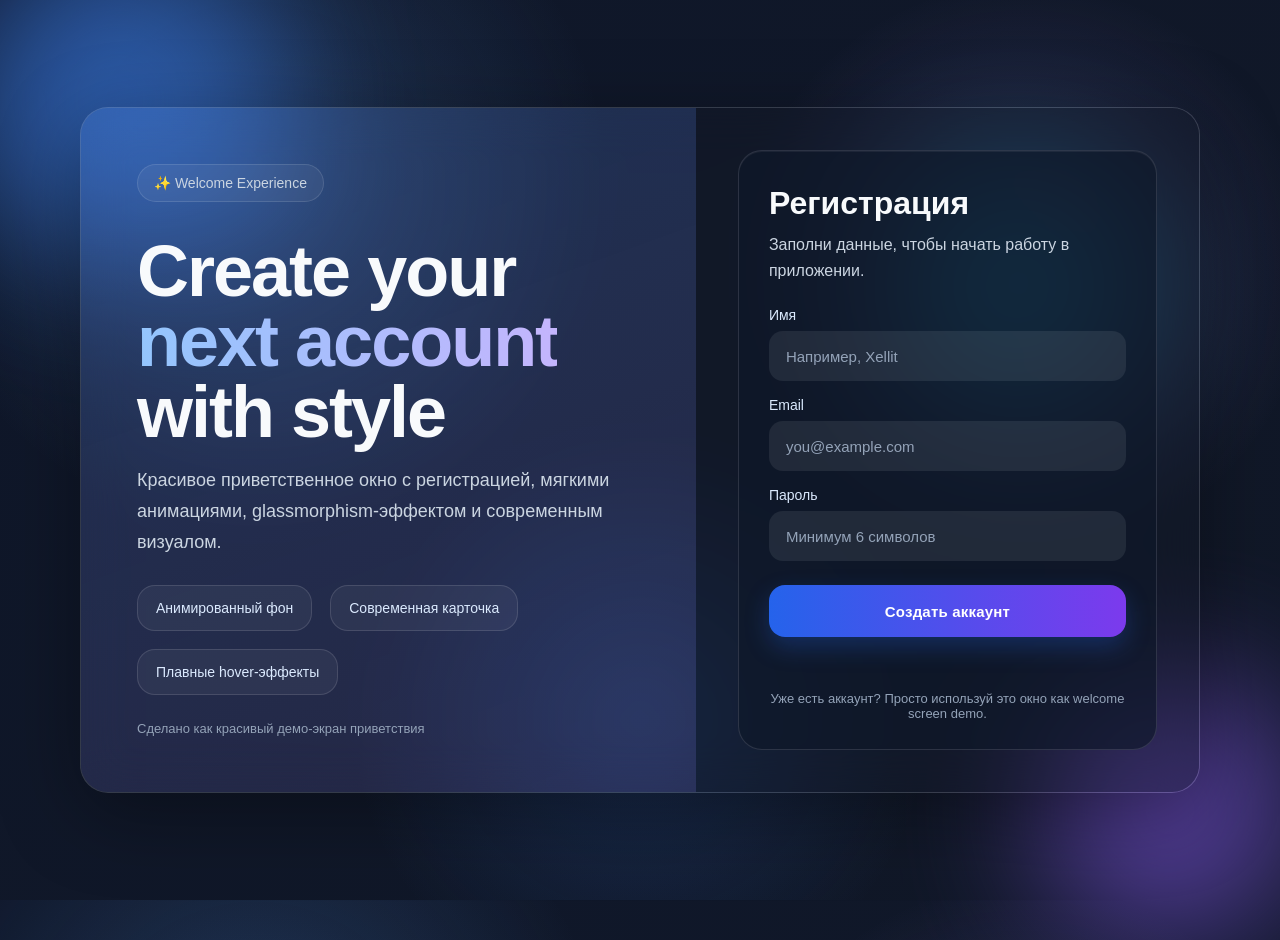
<file: sem_2/smth/index.html>
<!DOCTYPE html>
<html lang="ru">
<head>
  <meta charset="UTF-8" />
  <meta name="viewport" content="width=device-width, initial-scale=1.0" />
  <title>Welcome Register</title>
  <style>
    * {
      box-sizing: border-box;
      margin: 0;
      padding: 0;
    }

    :root {
      --bg1: #0f172a;
      --bg2: #111827;
      --bg3: #1d4ed8;
      --accent: #60a5fa;
      --accent-2: #a78bfa;
      --text: #f8fafc;
      --muted: #cbd5e1;
      --card: rgba(15, 23, 42, 0.65);
      --border: rgba(255, 255, 255, 0.12);
      --input: rgba(255, 255, 255, 0.08);
    }

    body {
      min-height: 100vh;
      font-family: Inter, Arial, sans-serif;
      color: var(--text);
      background:
        radial-gradient(circle at 20% 20%, rgba(96, 165, 250, 0.22), transparent 28%),
        radial-gradient(circle at 80% 30%, rgba(167, 139, 250, 0.22), transparent 24%),
        radial-gradient(circle at 50% 80%, rgba(59, 130, 246, 0.18), transparent 30%),
        linear-gradient(135deg, var(--bg1), var(--bg2));
      overflow: hidden;
      display: flex;
      align-items: center;
      justify-content: center;
      padding: 24px;
    }

    .bg-orb {
      position: absolute;
      border-radius: 50%;
      filter: blur(70px);
      opacity: 0.55;
      animation: float 12s ease-in-out infinite;
      pointer-events: none;
    }

    .orb-1 {
      width: 320px;
      height: 320px;
      background: #3b82f6;
      top: -60px;
      left: -40px;
    }

    .orb-2 {
      width: 260px;
      height: 260px;
      background: #8b5cf6;
      bottom: -40px;
      right: -20px;
      animation-delay: -4s;
    }

    .orb-3 {
      width: 220px;
      height: 220px;
      background: #06b6d4;
      top: 20%;
      right: 12%;
      animation-delay: -7s;
    }

    @keyframes float {
      0%, 100% { transform: translateY(0) translateX(0) scale(1); }
      50% { transform: translateY(-18px) translateX(12px) scale(1.04); }
    }

    .container {
      position: relative;
      z-index: 2;
      width: min(1120px, 100%);
      min-height: 680px;
      display: grid;
      grid-template-columns: 1.1fr 0.9fr;
      border: 1px solid var(--border);
      background: rgba(255, 255, 255, 0.04);
      backdrop-filter: blur(24px);
      -webkit-backdrop-filter: blur(24px);
      border-radius: 28px;
      overflow: hidden;
      box-shadow: 0 20px 80px rgba(0, 0, 0, 0.35);
      animation: fadeUp 0.9s ease;
    }

    @keyframes fadeUp {
      from {
        opacity: 0;
        transform: translateY(25px) scale(0.98);
      }
      to {
        opacity: 1;
        transform: translateY(0) scale(1);
      }
    }

    .hero {
      position: relative;
      padding: 56px;
      display: flex;
      flex-direction: column;
      justify-content: space-between;
      background:
        linear-gradient(160deg, rgba(59, 130, 246, 0.18), rgba(139, 92, 246, 0.1)),
        transparent;
    }

    .badge {
      display: inline-flex;
      align-items: center;
      gap: 10px;
      width: fit-content;
      padding: 10px 16px;
      border: 1px solid var(--border);
      border-radius: 999px;
      color: var(--muted);
      background: rgba(255, 255, 255, 0.05);
      font-size: 14px;
      animation: pulseSoft 3s infinite;
    }

    @keyframes pulseSoft {
      0%, 100% { transform: scale(1); opacity: 0.95; }
      50% { transform: scale(1.02); opacity: 1; }
    }

    .hero-content {
      max-width: 520px;
    }

    .hero h1 {
      font-size: clamp(42px, 6vw, 72px);
      line-height: 0.98;
      letter-spacing: -2px;
      margin: 24px 0 18px;
    }

    .gradient-text {
      background: linear-gradient(90deg, #93c5fd, #c4b5fd, #67e8f9);
      -webkit-background-clip: text;
      -webkit-text-fill-color: transparent;
      background-size: 200% 200%;
      animation: gradientMove 6s ease infinite;
    }

    @keyframes gradientMove {
      0% { background-position: 0% 50%; }
      50% { background-position: 100% 50%; }
      100% { background-position: 0% 50%; }
    }

    .hero p {
      color: var(--muted);
      font-size: 18px;
      line-height: 1.7;
      max-width: 480px;
    }

    .features {
      display: flex;
      gap: 18px;
      flex-wrap: wrap;
      margin-top: 28px;
    }

    .feature {
      padding: 14px 18px;
      border-radius: 18px;
      background: rgba(255, 255, 255, 0.05);
      border: 1px solid var(--border);
      color: #dbeafe;
      font-size: 14px;
      transform: translateY(0);
      transition: 0.3s ease;
    }

    .feature:hover {
      transform: translateY(-4px);
      background: rgba(255, 255, 255, 0.08);
    }

    .form-side {
      display: flex;
      align-items: center;
      justify-content: center;
      padding: 42px;
      background: rgba(2, 6, 23, 0.34);
    }

    .form-card {
      width: min(420px, 100%);
      padding: 34px 30px 28px;
      border-radius: 24px;
      background: var(--card);
      border: 1px solid var(--border);
      box-shadow: inset 0 1px 0 rgba(255,255,255,0.06);
      animation: slideIn 1s ease;
    }

    @keyframes slideIn {
      from {
        opacity: 0;
        transform: translateX(25px);
      }
      to {
        opacity: 1;
        transform: translateX(0);
      }
    }

    .form-card h2 {
      font-size: 32px;
      margin-bottom: 10px;
    }

    .form-card .subtitle {
      color: var(--muted);
      margin-bottom: 24px;
      line-height: 1.6;
    }

    .field {
      margin-bottom: 16px;
    }

    .field label {
      display: block;
      margin-bottom: 8px;
      color: #dbeafe;
      font-size: 14px;
    }

    .field input {
      width: 100%;
      height: 50px;
      border: 1px solid transparent;
      border-radius: 14px;
      background: var(--input);
      color: white;
      padding: 0 16px;
      outline: none;
      transition: 0.25s ease;
      font-size: 15px;
    }

    .field input::placeholder {
      color: #94a3b8;
    }

    .field input:focus {
      border-color: rgba(96, 165, 250, 0.7);
      box-shadow: 0 0 0 4px rgba(96, 165, 250, 0.14);
      background: rgba(255, 255, 255, 0.1);
    }

    .register-btn {
      width: 100%;
      height: 52px;
      border: none;
      border-radius: 16px;
      margin-top: 8px;
      cursor: pointer;
      color: white;
      font-size: 15px;
      font-weight: 700;
      letter-spacing: 0.2px;
      background: linear-gradient(90deg, #2563eb, #7c3aed);
      box-shadow: 0 10px 25px rgba(37, 99, 235, 0.28);
      transition: 0.3s ease;
    }

    .register-btn:hover {
      transform: translateY(-2px) scale(1.01);
      box-shadow: 0 16px 35px rgba(37, 99, 235, 0.35);
    }

    .register-btn:active {
      transform: translateY(0) scale(0.995);
    }

    .small-text {
      color: #94a3b8;
      text-align: center;
      margin-top: 16px;
      font-size: 13px;
    }

    .message {
      margin-top: 16px;
      min-height: 22px;
      font-size: 14px;
      color: #86efac;
      text-align: center;
      opacity: 0;
      transform: translateY(8px);
      transition: 0.35s ease;
    }

    .message.show {
      opacity: 1;
      transform: translateY(0);
    }

    @media (max-width: 920px) {
      body {
        overflow: auto;
      }

      .container {
        grid-template-columns: 1fr;
      }

      .hero {
        min-height: 360px;
      }

      .hero h1 {
        font-size: 46px;
      }
    }
  </style>
</head>
<body>
  <div class="bg-orb orb-1"></div>
  <div class="bg-orb orb-2"></div>
  <div class="bg-orb orb-3"></div>

  <div class="container">
    <section class="hero">
      <div class="badge">✨ Welcome Experience</div>

      <div class="hero-content">
        <h1>
          Create your
          <span class="gradient-text">next account</span>
          with style
        </h1>
        <p>
          Красивое приветственное окно с регистрацией, мягкими анимациями,
          glassmorphism-эффектом и современным визуалом.
        </p>

        <div class="features">
          <div class="feature">Анимированный фон</div>
          <div class="feature">Современная карточка</div>
          <div class="feature">Плавные hover-эффекты</div>
        </div>
      </div>

      <div class="small-text" style="text-align:left;">
        Сделано как красивый демо-экран приветствия
      </div>
    </section>

    <section class="form-side">
      <div class="form-card">
        <h2>Регистрация</h2>
        <p class="subtitle">
          Заполни данные, чтобы начать работу в приложении.
        </p>

        <form id="registerForm">
          <div class="field">
            <label for="name">Имя</label>
            <input id="name" type="text" placeholder="Например, Xellit" />
          </div>

          <div class="field">
            <label for="email">Email</label>
            <input id="email" type="email" placeholder="you@example.com" />
          </div>

          <div class="field">
            <label for="password">Пароль</label>
            <input id="password" type="password" placeholder="Минимум 6 символов" />
          </div>

          <button class="register-btn" type="submit">Создать аккаунт</button>
        </form>

        <div class="message" id="message"></div>

        <div class="small-text">
          Уже есть аккаунт? Просто используй это окно как welcome screen demo.
        </div>
      </div>
    </section>
  </div>

  <script>
    const form = document.getElementById("registerForm");
    const message = document.getElementById("message");

    form.addEventListener("submit", function (e) {
      e.preventDefault();

      const name = document.getElementById("name").value.trim();
      const email = document.getElementById("email").value.trim();
      const password = document.getElementById("password").value.trim();

      if (!name || !email || !password) {
        message.textContent = "Пожалуйста, заполни все поля.";
        message.style.color = "#fca5a5";
        message.classList.add("show");
        return;
      }

      if (password.length < 6) {
        message.textContent = "Пароль должен содержать минимум 6 символов.";
        message.style.color = "#fde68a";
        message.classList.add("show");
        return;
      }

      message.textContent = `Добро пожаловать, ${name} ✨ Регистрация прошла успешно.`;
      message.style.color = "#86efac";
      message.classList.add("show");
      form.reset();
    });
  </script>
</body>
</html>
</file>
